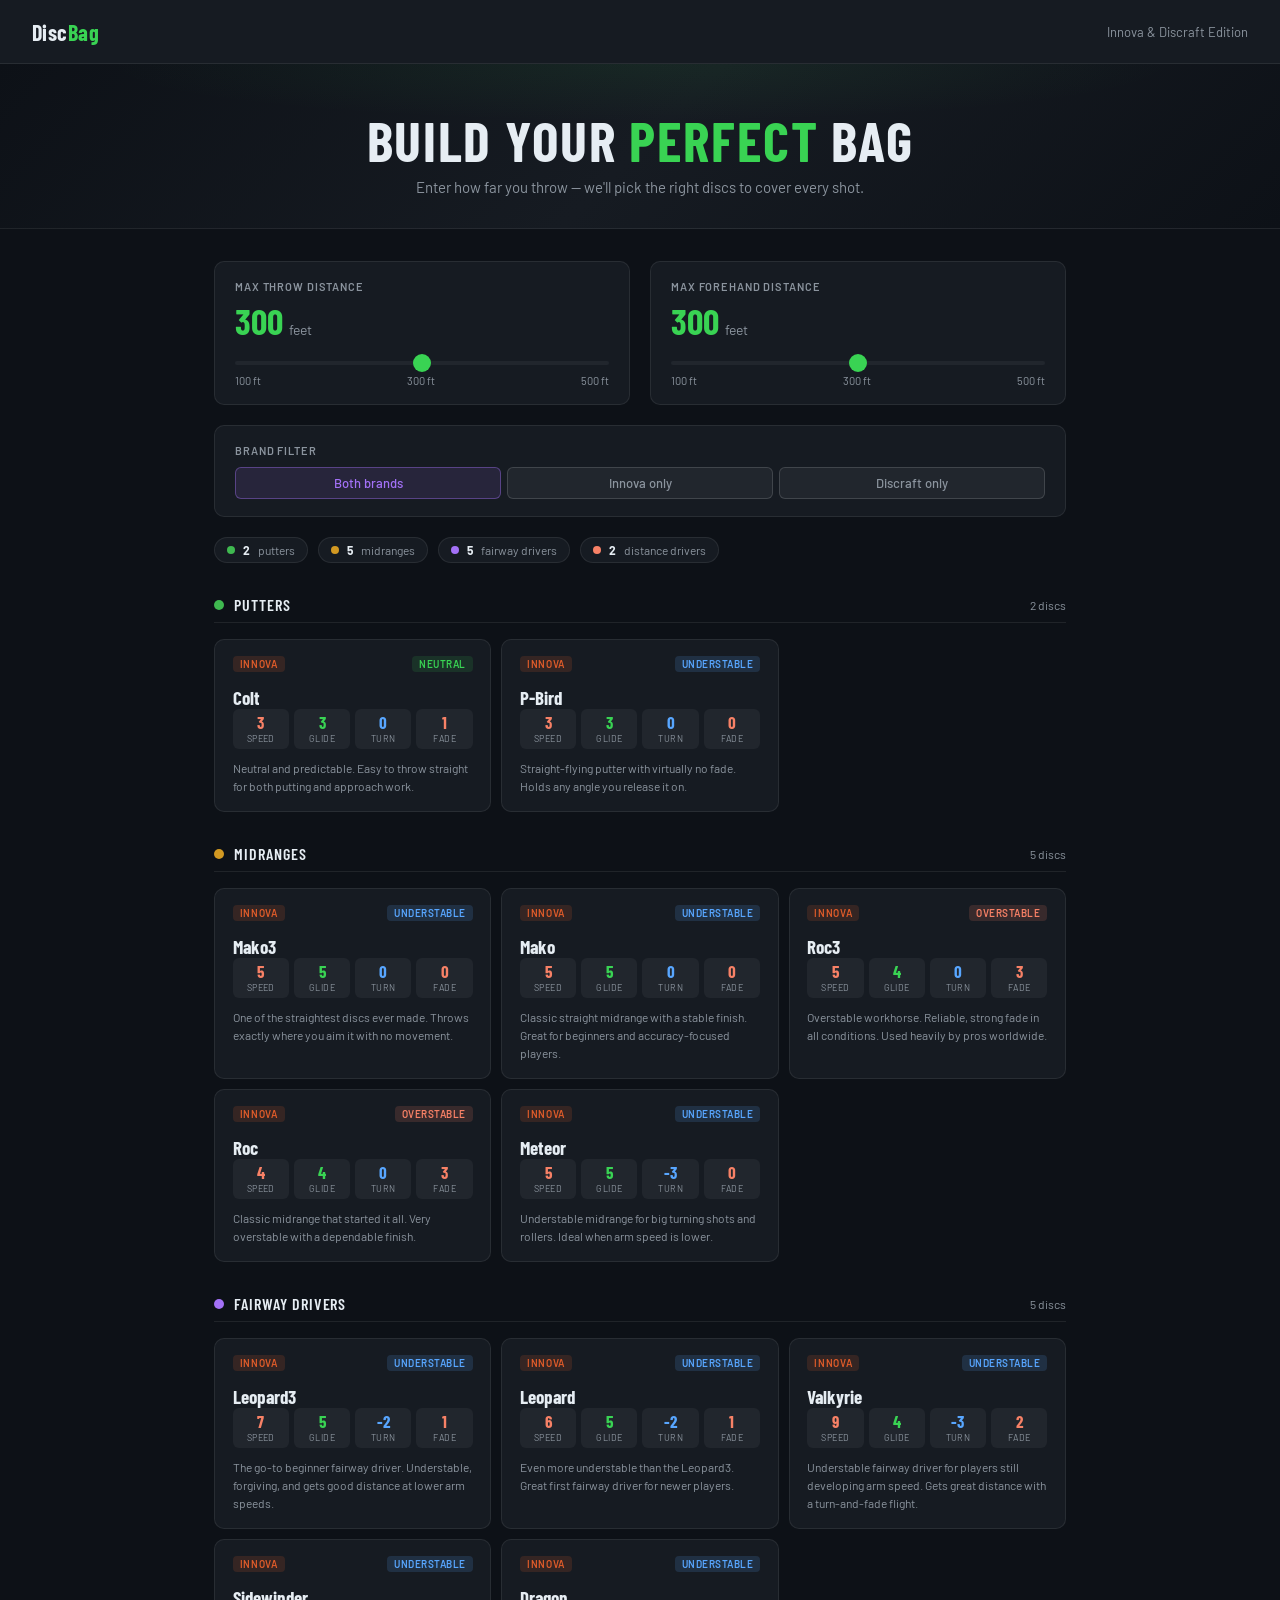
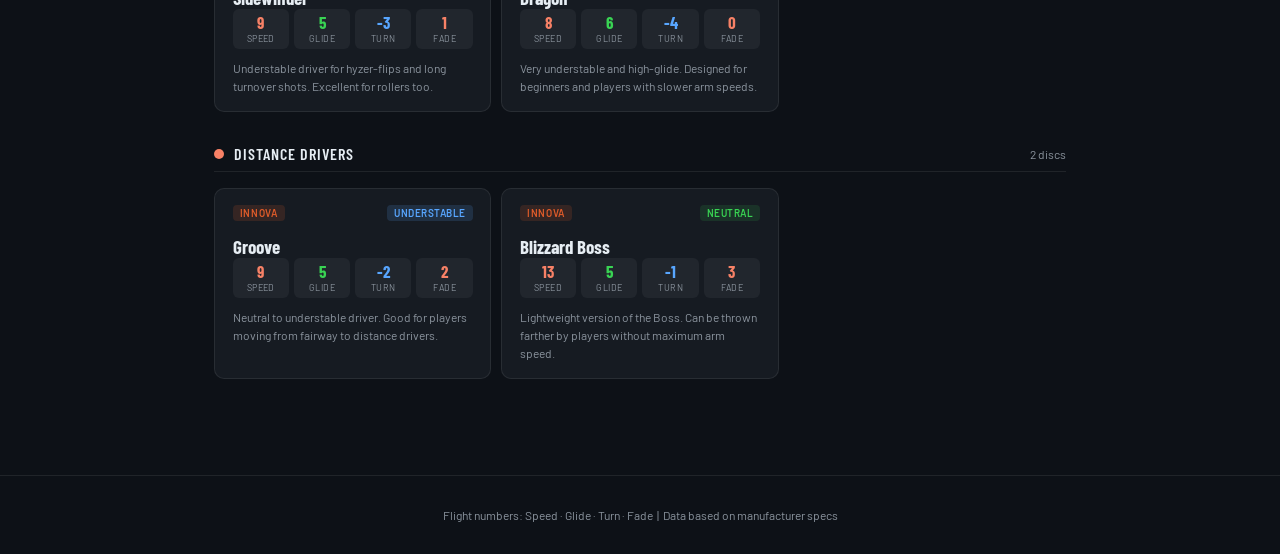
<file: dashboard.html>
<!DOCTYPE html>
<html lang="en">
<head>
  <meta charset="UTF-8" />
  <meta name="viewport" content="width=device-width, initial-scale=1.0" />
  <title>Disc Golf Bag Builder</title>
  <link href="https://fonts.googleapis.com/css2?family=Barlow+Condensed:wght@400;600;700&family=Barlow:wght@400;500;600&display=swap" rel="stylesheet" />
  <style>
    *, *::before, *::after { box-sizing: border-box; margin: 0; padding: 0; }
 
    :root {
      --bg: #0d1117;
      --bg2: #161b22;
      --bg3: #21262d;
      --border: rgba(255,255,255,0.08);
      --border2: rgba(255,255,255,0.14);
      --text: #e6edf3;
      --muted: #8b949e;
      --accent: #39d353;
      --accent2: #58a6ff;
      --innova: #e05c2a;
      --discraft: #58a6ff;
      --putter: #3fb950;
      --midrange: #d29922;
      --fairway: #a371f7;
      --distance: #f78166;
    }
 
    body {
      background: var(--bg);
      color: var(--text);
      font-family: 'Barlow', sans-serif;
      min-height: 100vh;
    }
 
    /* HEADER */
    header {
      background: var(--bg2);
      border-bottom: 1px solid var(--border);
      padding: 0 2rem;
      display: flex;
      align-items: center;
      justify-content: space-between;
      height: 64px;
      position: sticky;
      top: 0;
      z-index: 100;
    }
    .logo {
      font-family: 'Barlow Condensed', sans-serif;
      font-size: 22px;
      font-weight: 700;
      letter-spacing: 0.02em;
      color: var(--text);
    }
    .logo span { color: var(--accent); }
    .header-sub { font-size: 13px; color: var(--muted); }
 
    /* HERO */
    .hero {
      background: linear-gradient(135deg, #0d1117 0%, #161b22 50%, #0d1117 100%);
      padding: 3rem 2rem 2rem;
      text-align: center;
      border-bottom: 1px solid var(--border);
      position: relative;
      overflow: hidden;
    }
    .hero::before {
      content: '';
      position: absolute;
      inset: 0;
      background: radial-gradient(ellipse 60% 50% at 50% 0%, rgba(57,211,83,0.07) 0%, transparent 70%);
      pointer-events: none;
    }
    .hero h1 {
      font-family: 'Barlow Condensed', sans-serif;
      font-size: clamp(2rem, 6vw, 3.5rem);
      font-weight: 700;
      letter-spacing: 0.03em;
      text-transform: uppercase;
      line-height: 1;
      margin-bottom: 10px;
    }
    .hero h1 em { color: var(--accent); font-style: normal; }
    .hero p { font-size: 15px; color: var(--muted); max-width: 480px; margin: 0 auto; }
 
    /* CONTROLS */
    .controls {
      max-width: 900px;
      margin: 0 auto;
      padding: 2rem 1.5rem 0;
    }
    .control-row {
      display: grid;
      grid-template-columns: 1fr 1fr;
      gap: 1.25rem;
      margin-bottom: 1.25rem;
    }
    @media (max-width: 600px) { .control-row { grid-template-columns: 1fr; } }
 
    .control-card {
      background: var(--bg2);
      border: 1px solid var(--border);
      border-radius: 10px;
      padding: 1.1rem 1.25rem;
    }
    .control-card label {
      font-size: 11px;
      font-weight: 600;
      letter-spacing: 0.08em;
      text-transform: uppercase;
      color: var(--muted);
      display: block;
      margin-bottom: 10px;
    }
    .dist-display {
      display: flex;
      align-items: baseline;
      gap: 6px;
      margin-bottom: 10px;
    }
    .dist-display .num {
      font-family: 'Barlow Condensed', sans-serif;
      font-size: 36px;
      font-weight: 700;
      color: var(--accent);
      line-height: 1;
    }
    .dist-display .unit { font-size: 14px; color: var(--muted); }
 
    input[type=range] {
      -webkit-appearance: none;
      width: 100%;
      height: 4px;
      background: var(--bg3);
      border-radius: 2px;
      outline: none;
      cursor: pointer;
    }
    input[type=range]::-webkit-slider-thumb {
      -webkit-appearance: none;
      width: 18px; height: 18px;
      border-radius: 50%;
      background: var(--accent);
      cursor: pointer;
      transition: transform 0.1s;
    }
    input[type=range]::-webkit-slider-thumb:hover { transform: scale(1.2); }
    .range-labels {
      display: flex;
      justify-content: space-between;
      font-size: 11px;
      color: var(--muted);
      margin-top: 6px;
    }
 
    .btn-group { display: flex; flex-direction: column; gap: 6px; }
    .btn-row { display: flex; gap: 6px; }
    .filter-btn {
      flex: 1;
      padding: 7px 10px;
      font-family: 'Barlow', sans-serif;
      font-size: 13px;
      font-weight: 500;
      border-radius: 6px;
      border: 1px solid var(--border2);
      background: var(--bg3);
      color: var(--muted);
      cursor: pointer;
      transition: all 0.15s;
      text-align: center;
    }
    .filter-btn:hover { border-color: rgba(255,255,255,0.25); color: var(--text); }
    .filter-btn.active.skill {
      background: rgba(57,211,83,0.12);
      border-color: rgba(57,211,83,0.4);
      color: var(--accent);
    }
    .filter-btn.active.brand-innova {
      background: rgba(224,92,42,0.12);
      border-color: rgba(224,92,42,0.4);
      color: var(--innova);
    }
    .filter-btn.active.brand-discraft {
      background: rgba(88,166,255,0.12);
      border-color: rgba(88,166,255,0.4);
      color: var(--discraft);
    }
    .filter-btn.active.brand-both {
      background: rgba(163,113,247,0.12);
      border-color: rgba(163,113,247,0.4);
      color: #a371f7;
    }
 
    /* STATS ROW */
    .stats-row {
      display: flex;
      gap: 10px;
      max-width: 900px;
      margin: 1.25rem auto 0;
      padding: 0 1.5rem;
    }
    .stat-pill {
      display: flex;
      align-items: center;
      gap: 8px;
      background: var(--bg2);
      border: 1px solid var(--border);
      border-radius: 20px;
      padding: 5px 12px;
      font-size: 12px;
      color: var(--muted);
    }
    .stat-pill .dot {
      width: 8px; height: 8px;
      border-radius: 50%;
    }
    .stat-pill strong { color: var(--text); }
 
    /* BAG SECTION */
    .bag-section {
      max-width: 900px;
      margin: 0 auto;
      padding: 2rem 1.5rem 4rem;
    }
    .type-group { margin-bottom: 2rem; }
    .type-header {
      display: flex;
      align-items: center;
      gap: 10px;
      margin-bottom: 1rem;
      padding-bottom: 8px;
      border-bottom: 1px solid var(--border);
    }
    .type-dot { width: 10px; height: 10px; border-radius: 50%; }
    .type-title {
      font-family: 'Barlow Condensed', sans-serif;
      font-size: 16px;
      font-weight: 600;
      letter-spacing: 0.06em;
      text-transform: uppercase;
      color: var(--text);
    }
    .type-count { font-size: 12px; color: var(--muted); margin-left: auto; }
 
    .disc-grid {
      display: grid;
      grid-template-columns: repeat(auto-fill, minmax(240px, 1fr));
      gap: 10px;
    }
    .disc-card {
      background: var(--bg2);
      border: 1px solid var(--border);
      border-radius: 10px;
      padding: 1rem 1.1rem;
      transition: border-color 0.2s, transform 0.15s;
      cursor: default;
    }
    .disc-card:hover { border-color: var(--border2); transform: translateY(-1px); }
 
    .card-top {
      display: flex;
      align-items: flex-start;
      justify-content: space-between;
      margin-bottom: 8px;
    }
    .brand-badge {
      font-size: 10px;
      font-weight: 600;
      letter-spacing: 0.07em;
      text-transform: uppercase;
      padding: 2px 7px;
      border-radius: 4px;
    }
    .brand-badge.innova { background: rgba(224,92,42,0.15); color: var(--innova); }
    .brand-badge.discraft { background: rgba(88,166,255,0.15); color: var(--discraft); }
 
    .disc-name {
      font-family: 'Barlow Condensed', sans-serif;
      font-size: 19px;
      font-weight: 700;
      color: var(--text);
      line-height: 1;
      margin-bottom: 2px;
    }
 
    .flight-row {
      display: grid;
      grid-template-columns: repeat(4, 1fr);
      gap: 5px;
      margin-bottom: 10px;
    }
    .fnum {
      background: var(--bg3);
      border-radius: 6px;
      padding: 5px 4px;
      text-align: center;
    }
    .fnum .v {
      font-family: 'Barlow Condensed', sans-serif;
      font-size: 17px;
      font-weight: 700;
      display: block;
      line-height: 1;
    }
    .fnum .l {
      font-size: 9px;
      color: var(--muted);
      text-transform: uppercase;
      letter-spacing: 0.05em;
      display: block;
      margin-top: 2px;
    }
    .fnum.spd .v { color: var(--distance); }
    .fnum.gli .v { color: var(--accent); }
    .fnum.trn .v { color: var(--accent2); }
    .fnum.fad .v { color: #f78166; }
 
    .disc-desc { font-size: 12px; color: var(--muted); line-height: 1.5; }
 
    .stability-tag {
      display: inline-block;
      font-size: 10px;
      font-weight: 600;
      letter-spacing: 0.05em;
      text-transform: uppercase;
      padding: 2px 7px;
      border-radius: 4px;
      margin-bottom: 8px;
    }
    .stability-tag.overstable { background: rgba(247,129,102,0.15); color: #f78166; }
    .stability-tag.understable { background: rgba(88,166,255,0.15); color: var(--accent2); }
    .stability-tag.neutral { background: rgba(57,211,83,0.12); color: var(--accent); }
 
    .empty-state {
      text-align: center;
      padding: 3rem;
      color: var(--muted);
    }
    .empty-state p { font-size: 14px; margin-top: 8px; }
 
    /* TIP BAR */
    .tip-bar {
      background: rgba(57,211,83,0.06);
      border: 1px solid rgba(57,211,83,0.15);
      border-radius: 8px;
      padding: 10px 14px;
      font-size: 13px;
      color: #8bc8a0;
      margin-bottom: 1.5rem;
      line-height: 1.5;
    }
    .tip-bar strong { color: var(--accent); }
 
    footer {
      text-align: center;
      padding: 2rem;
      font-size: 12px;
      color: var(--muted);
      border-top: 1px solid var(--border);
    }
  </style>
</head>
<body>
 
<header>
  <div class="logo">Disc<span>Bag</span></div>
  <div class="header-sub">Innova &amp; Discraft Edition</div>
</header>
 
<div class="hero">
  <h1>Build Your <em>Perfect</em> Bag</h1>
  <p>Enter how far you throw — we'll pick the right discs to cover every shot.</p>
</div>
 
<div class="controls">
  <div class="control-row">
    <div class="control-card">
      <label>Max throw distance</label>
      <div class="dist-display">
        <span class="num" id="dist-out">300</span>
        <span class="unit">feet</span>
      </div>
      <input type="range" id="dist-slider" min="100" max="500" step="10" value="300" />
      <div class="range-labels"><span>100 ft</span><span>300 ft</span><span>500 ft</span></div>
    </div>
    <div class="control-card">
      <label>Max forehand distance</label>
      <div class="dist-display">
        <span class="num" id="forehand-out">300</span>
        <span class="unit">feet</span>
      </div>
      <input type="range" id="forehand-slider" min="100" max="500" step="10" value="300" />
      <div class="range-labels"><span>100 ft</span><span>300 ft</span><span>500 ft</span></div>
    </div>
  </div>
 
  <div class="control-card" style="margin-bottom:0">
    <label>Brand filter</label>
    <div class="btn-row">
      <button class="filter-btn active brand-both" data-brand="both">Both brands</button>
      <button class="filter-btn brand-innova" data-brand="innova">Innova only</button>
      <button class="filter-btn brand-discraft" data-brand="discraft">Discraft only</button>
    </div>
  </div>
</div>
 
<div class="stats-row" id="stats-row"></div>
 
<div class="bag-section">
  <div id="bag-output"></div>
</div>
 
<footer>Flight numbers: Speed · Glide · Turn · Fade &nbsp;|&nbsp; Data based on manufacturer specs</footer>
 
<script>
const DISCS = [
  // ── PUTTERS ──
  { brand:"innova", type:"putter", name:"Aviar", speed:2, glide:3, turn:0, fade:1, minDist:0, maxDist:500, maxForehand:320, desc:"The most popular putter ever made. Dependable, consistent, and forgiving in all conditions." },
  { brand:"innova", type:"putter", name:"AviarX3", speed:2, glide:3, turn:0, fade:1, minDist:0, maxDist:500, maxForehand:320, desc:"Modern Aviar profile with a deeper rim and premium plastic for a confident feel." },
  { brand:"innova", type:"putter", name:"AviarX5", speed:2, glide:3, turn:0, fade:1, minDist:0, maxDist:500, maxForehand:320, desc:"A slightly beefier Aviar with more fade for controlled approaches and windy putts." },
  { brand:"innova", type:"putter", name:"KC Pro Aviar", speed:2, glide:3, turn:0, fade:1, minDist:0, maxDist:500, maxForehand:320, desc:"Slightly beadless version of the Aviar with a tackier grip. Preferred by many pros for putts." },
  { brand:"innova", type:"putter", name:"Birdie", speed:2, glide:3, turn:0, fade:1, minDist:0, maxDist:300, maxForehand:200, desc:"Slightly softer than the Aviar. Excellent first putter for beginners learning to putt." },
  { brand:"innova", type:"putter", name:"Colt", speed:3, glide:3, turn:0, fade:1, minDist:0, maxDist:400, maxForehand:260, desc:"Neutral and predictable. Easy to throw straight for both putting and approach work." },
  { brand:"innova", type:"putter", name:"Rhyno", speed:2, glide:1, turn:0, fade:3, minDist:0, maxDist:400, maxForehand:260, desc:"Very overstable putter. Excellent in headwinds and for hard fade approach shots." },
  { brand:"innova", type:"putter", name:"JK Pro Aviar", speed:2, glide:3, turn:0, fade:1, minDist:0, maxDist:500, maxForehand:320, desc:"Tour-proven version of the Aviar used on the professional circuit." },
  { brand:"innova", type:"putter", name:"P-Bird", speed:3, glide:3, turn:0, fade:0, minDist:0, maxDist:400, maxForehand:260, desc:"Straight-flying putter with virtually no fade. Holds any angle you release it on." },
  { brand:"discraft", type:"putter", name:"Luna", speed:3, glide:3, turn:0, fade:0, minDist:0, maxDist:500, maxForehand:320, desc:"Paul McBeth's signature putter. Straight-flying, comfortable grip, holds any line perfectly." },
  { brand:"discraft", type:"putter", name:"Banger GT", speed:2, glide:3, turn:0, fade:1, minDist:0, maxDist:400, maxForehand:260, desc:"Beaded putter with a comfortable grip and predictable flight. Great for straddle putts." },
  { brand:"discraft", type:"putter", name:"Zone", speed:4, glide:3, turn:0, fade:3, minDist:0, maxDist:400, maxForehand:260, desc:"One of the most popular overstable approach discs ever. A must-have for tight fairways and headwinds." },
  { brand:"discraft", type:"putter", name:"Fierce", speed:3, glide:3, turn:0, fade:1, minDist:0, maxDist:350, maxForehand:230, desc:"Paige Pierce's signature disc. Comfortable in the hand and great for beginners learning approach shots." },
  { brand:"discraft", type:"putter", name:"Roach", speed:2, glide:3, turn:0, fade:1, minDist:0, maxDist:400, maxForehand:260, desc:"Neutral, reliable putter. Easy to throw straight with minimal dome — a popular choice at all skill levels." },
  { brand:"discraft", type:"putter", name:"Wasp", speed:4, glide:3, turn:0, fade:3, minDist:100, maxDist:450, maxForehand:290, desc:"Overstable approach putter that finishes hard left. Great alternative to the Zone." },
  { brand:"discraft", type:"putter", name:"Challenger", speed:2, glide:3, turn:0, fade:1, minDist:0, maxDist:400, maxForehand:260, desc:"Simple, neutral putter. Very popular for recreational and beginner players wanting reliability." },
  { brand:"discraft", type:"putter", name:"Magnet", speed:2, glide:5, turn:0, fade:1, minDist:0, maxDist:350, maxForehand:230, desc:"High-glide putter that floats to the basket. Good for distance putting on shorter holes." },
 
  // ── MIDRANGES ──
  { brand:"innova", type:"midrange", name:"Mako3", speed:5, glide:5, turn:0, fade:0, minDist:150, maxDist:350, maxForehand:230, desc:"One of the straightest discs ever made. Throws exactly where you aim it with no movement." },
  { brand:"innova", type:"midrange", name:"Mako", speed:5, glide:5, turn:0, fade:0, minDist:150, maxDist:350, maxForehand:230, desc:"Classic straight midrange with a stable finish. Great for beginners and accuracy-focused players." },
  { brand:"innova", type:"midrange", name:"Roc3", speed:5, glide:4, turn:0, fade:3, minDist:200, maxDist:500, maxForehand:320, desc:"Overstable workhorse. Reliable, strong fade in all conditions. Used heavily by pros worldwide." },
  { brand:"innova", type:"midrange", name:"Roc", speed:4, glide:4, turn:0, fade:3, minDist:150, maxDist:450, maxForehand:290, desc:"Classic midrange that started it all. Very overstable with a dependable finish." },
  { brand:"innova", type:"midrange", name:"Meteor", speed:5, glide:5, turn:-3, fade:0, minDist:150, maxDist:350, maxForehand:230, desc:"Understable midrange for big turning shots and rollers. Ideal when arm speed is lower." },
  { brand:"innova", type:"midrange", name:"Stingray", speed:4, glide:6, turn:-3, fade:0, minDist:150, maxDist:300, maxForehand:200, desc:"Very understable and high-glide. Great for beginners who need a disc that turns and glides." },
  { brand:"innova", type:"midrange", name:"Rat", speed:5, glide:4, turn:0, fade:2, minDist:200, maxDist:400, maxForehand:260, desc:"Slightly overstable midrange. Finishes left reliably without being too stiff in the wind." },
  { brand:"innova", type:"midrange", name:"Atlas", speed:5, glide:5, turn:-1, fade:2, minDist:200, maxDist:400, maxForehand:260, desc:"Slightly understable with a mild fade. Versatile midrange that holds straight lines well." },
  { brand:"innova", type:"midrange", name:"Wolf", speed:5, glide:5, turn:-2, fade:1, minDist:150, maxDist:350, maxForehand:230, desc:"Understable disc that works great for hyzer-flip shots and turnover lines." },
  { brand:"innova", type:"midrange", name:"Pig", speed:3, glide:1, turn:0, fade:3, minDist:150, maxDist:500, maxForehand:320, desc:"Extremely overstable utility disc. Used for controlled approach shots and punch throws in tight spaces." },
  { brand:"discraft", type:"midrange", name:"Buzzz", speed:5, glide:4, turn:-1, fade:1, minDist:150, maxDist:450, maxForehand:290, desc:"The most popular midrange disc in the world. Consistent, straight flight used by players at every level." },
  { brand:"discraft", type:"midrange", name:"Buzzz OS", speed:5, glide:4, turn:0, fade:3, minDist:200, maxDist:500, maxForehand:320, desc:"Overstable version of the Buzzz. Strong finishing fade, wind-resistant, reliable in all conditions." },
  { brand:"discraft", type:"midrange", name:"Comet", speed:4, glide:5, turn:-2, fade:1, minDist:150, maxDist:350, maxForehand:230, desc:"Understable midrange with lots of glide. Great for turnover shots and hyzer-flips." },
  { brand:"discraft", type:"midrange", name:"Drone", speed:3, glide:2, turn:0, fade:4, minDist:150, maxDist:500, maxForehand:320, desc:"One of the most overstable midranges available. Used for headwind shots and maximum fade control." },
  { brand:"discraft", type:"midrange", name:"Mantis", speed:6, glide:4, turn:-1, fade:2, minDist:200, maxDist:420, maxForehand:270, desc:"Slightly faster midrange that bridges the gap to fairway drivers. Reliable, slightly understable." },
  { brand:"discraft", type:"midrange", name:"Meteor", speed:5, glide:5, turn:-3, fade:1, minDist:150, maxDist:350, maxForehand:230, desc:"Understable midrange that turns and glides. Excellent for hyzer-flips and turnover shots." },
  { brand:"discraft", type:"midrange", name:"Sol", speed:4, glide:5, turn:-2, fade:1, minDist:150, maxDist:320, maxForehand:210, desc:"Very high glide, understable disc. Floats beautifully for beginners learning disc control." },
  { brand:"discraft", type:"midrange", name:"Quake", speed:5, glide:4, turn:0, fade:2, minDist:200, maxDist:420, maxForehand:270, desc:"Neutral to slightly overstable midrange. Good all-around choice when you need a bit of fade." },
 
  // ── FAIRWAY DRIVERS ──
  { brand:"innova", type:"fairway", name:"Leopard3", speed:7, glide:5, turn:-2, fade:1, minDist:200, maxDist:360, maxForehand:230, desc:"The go-to beginner fairway driver. Understable, forgiving, and gets good distance at lower arm speeds." },
  { brand:"innova", type:"fairway", name:"Leopard", speed:6, glide:5, turn:-2, fade:1, minDist:150, maxDist:330, maxForehand:210, desc:"Even more understable than the Leopard3. Great first fairway driver for newer players." },
  { brand:"innova", type:"fairway", name:"Teebird", speed:7, glide:5, turn:0, fade:2, minDist:280, maxDist:480, maxForehand:310, desc:"A legendary accuracy fairway driver. Straight with a dependable fade used by pros for decades." },
  { brand:"innova", type:"fairway", name:"Teebird3", speed:7, glide:4, turn:0, fade:3, minDist:280, maxDist:480, maxForehand:310, desc:"More overstable version of the Teebird. Reliable in headwinds and for forehand approach shots." },
  { brand:"innova", type:"fairway", name:"Firebird", speed:9, glide:3, turn:0, fade:4, minDist:300, maxDist:500, maxForehand:320, desc:"Very overstable driver. Excellent for forehand shots, hard fades, and fighting headwinds at distance." },
  { brand:"innova", type:"fairway", name:"Valkyrie", speed:9, glide:4, turn:-3, fade:2, minDist:250, maxDist:400, maxForehand:260, desc:"Understable fairway driver for players still developing arm speed. Gets great distance with a turn-and-fade flight." },
  { brand:"innova", type:"fairway", name:"Sidewinder", speed:9, glide:5, turn:-3, fade:1, minDist:250, maxDist:420, maxForehand:270, desc:"Understable driver for hyzer-flips and long turnover shots. Excellent for rollers too." },
  { brand:"innova", type:"fairway", name:"Thunderbird", speed:9, glide:5, turn:0, fade:2, minDist:280, maxDist:480, maxForehand:310, desc:"Slightly faster and higher glide than the Teebird. Straight with a reliable left finish." },
  { brand:"innova", type:"fairway", name:"Phantom", speed:9, glide:4, turn:0, fade:3, minDist:300, maxDist:500, maxForehand:320, desc:"Overstable fairway driver with a consistent finish. Good for forehand lines and headwinds." },
  { brand:"innova", type:"fairway", name:"Dragon", speed:8, glide:6, turn:-4, fade:0, minDist:150, maxDist:320, maxForehand:210, desc:"Very understable and high-glide. Designed for beginners and players with slower arm speeds." },
  { brand:"innova", type:"fairway", name:"Kite", speed:8, glide:5, turn:-2, fade:2, minDist:250, maxDist:430, maxForehand:280, desc:"Neutral fairway driver with a mild turn and consistent fade. Good all-around workhorse." },
  { brand:"innova", type:"fairway", name:"Shark", speed:7, glide:4, turn:-1, fade:2, minDist:180, maxDist:420, maxForehand:270, desc:"Straight-flying fairway with a reliable finish. A good control driver for tighter lines." },
  { brand:"discraft", type:"fairway", name:"Undertaker", speed:9, glide:5, turn:-1, fade:2, minDist:270, maxDist:460, maxForehand:300, desc:"Paul McBeth's signature driver. Neutral to slight understable — versatile and trusted by pros." },
  { brand:"discraft", type:"fairway", name:"Surge SS", speed:9, glide:5, turn:-3, fade:1, minDist:230, maxDist:400, maxForehand:260, desc:"Understable fairway driver that helps players get more distance. Good for hyzer-flip shots." },
  { brand:"discraft", type:"fairway", name:"Nuke OS", speed:13, glide:4, turn:0, fade:4, minDist:340, maxDist:500, maxForehand:320, desc:"Extremely overstable. Used for headwinds, forehand hyzers, and power throwers only." },
  { brand:"discraft", type:"fairway", name:"Escape", speed:9, glide:5, turn:-1, fade:2, minDist:270, maxDist:460, maxForehand:300, desc:"Neutral fairway driver that can flex or flip depending on angle. A versatile all-conditions disc." },
  { brand:"discraft", type:"fairway", name:"Raptor", speed:9, glide:5, turn:0, fade:3, minDist:300, maxDist:480, maxForehand:310, desc:"Overstable fairway driver. Strong fade and wind resistance. Good for forehand throws." },
  { brand:"discraft", type:"fairway", name:"Stalker", speed:7, glide:5, turn:-1, fade:2, minDist:250, maxDist:430, maxForehand:280, desc:"Neutral fairway driver with a slight turn and consistent finish. Reliable in most conditions." },
  { brand:"discraft", type:"fairway", name:"Flick", speed:7, glide:3, turn:1, fade:4, minDist:280, maxDist:500, maxForehand:320, desc:"Uniquely overstable disc with a positive turn. Excellent forehand disc that fights hard to the left." },
  { brand:"discraft", type:"fairway", name:"Heat", speed:9, glide:6, turn:-3, fade:1, minDist:220, maxDist:390, maxForehand:250, desc:"High-glide understable driver. Great for beginners who need a disc that gets airborne easily." },
  { brand:"discraft", type:"fairway", name:"Stryker", speed:10, glide:5, turn:-2, fade:1, minDist:250, maxDist:420, maxForehand:270, desc:"Speed 10 fairway driver with a friendly turn. Good for controlled distance and shaped lines." },
 
  // ── DISTANCE DRIVERS ──
  { brand:"innova", type:"distance", name:"Boss", speed:13, glide:5, turn:-1, fade:3, minDist:360, maxDist:500, maxForehand:320, desc:"Maximum distance driver for big arms. Slightly understable for hyzer-flip power shots." },
  { brand:"innova", type:"distance", name:"Destroyer", speed:12, glide:5, turn:-1, fade:3, minDist:340, maxDist:500, maxForehand:320, desc:"The world's best-selling distance driver. Versatile, dependable, and used at every level of pro play." },
  { brand:"innova", type:"distance", name:"Wraith", speed:11, glide:5, turn:-1, fade:3, minDist:300, maxDist:500, maxForehand:320, desc:"Slightly slower and slightly more understable than the Destroyer. Good for controlled big distance." },
  { brand:"innova", type:"distance", name:"Shryke", speed:13, glide:6, turn:-2, fade:2, minDist:350, maxDist:500, maxForehand:320, desc:"High-glide distance disc with a gentle turn. Great for hyzer-flip lines on long open holes." },
  { brand:"innova", type:"distance", name:"Tern", speed:12, glide:6, turn:-3, fade:2, minDist:300, maxDist:500, maxForehand:320, desc:"Understable high-glide driver. Excellent for big turnover shots and rollers at high speed." },
  { brand:"innova", type:"distance", name:"Katana", speed:13, glide:5, turn:-3, fade:3, minDist:350, maxDist:500, maxForehand:320, desc:"Extremely understable at high speed. Hyzer-flips into a huge right-turning shot before fading back." },
  { brand:"innova", type:"distance", name:"Colossus", speed:11, glide:6, turn:-3, fade:1, minDist:280, maxDist:480, maxForehand:310, desc:"Understable distance driver for players building arm speed. Lots of glide, gentle turn and fade." },
  { brand:"innova", type:"distance", name:"Groove", speed:9, glide:5, turn:-2, fade:2, minDist:250, maxDist:420, maxForehand:270, desc:"Neutral to understable driver. Good for players moving from fairway to distance drivers." },
  { brand:"innova", type:"distance", name:"Mystere", speed:11, glide:6, turn:-2, fade:2, minDist:300, maxDist:480, maxForehand:310, desc:"High-glide understable distance disc. Excellent in tailwinds for maximum distance shots." },
  { brand:"innova", type:"distance", name:"Corvette", speed:15, glide:5, turn:-2, fade:2, minDist:400, maxDist:500, maxForehand:320, desc:"One of the fastest discs Innova makes. Only for professional-level arm speeds." },
  { brand:"innova", type:"distance", name:"Blizzard Boss", speed:13, glide:5, turn:-1, fade:3, minDist:250, maxDist:500, maxForehand:320, desc:"Lightweight version of the Boss. Can be thrown farther by players without maximum arm speed." },
  { brand:"innova", type:"distance", name:"Nova", speed:12, glide:4, turn:-2, fade:3, minDist:300, maxDist:500, maxForehand:320, desc:"Fast and understable distance driver with excellent glide. Great for rollers and long turnover shots." },
  { brand:"discraft", type:"distance", name:"Nuke", speed:13, glide:5, turn:-1, fade:3, minDist:350, maxDist:500, maxForehand:320, desc:"One of Discraft's flagship distance drivers. Straight with a reliable power fade — extremely popular on tour." },
  { brand:"discraft", type:"distance", name:"Zeus", speed:12, glide:5, turn:-1, fade:3, minDist:340, maxDist:500, maxForehand:320, desc:"Paul McBeth's signature distance driver. Dependable, versatile, and widely used by touring pros." },
  { brand:"discraft", type:"distance", name:"Surge", speed:10, glide:5, turn:-2, fade:2, minDist:290, maxDist:470, maxForehand:310, desc:"Slightly understable distance driver. Great for controlled shots needing distance with a gentle turn." },
  { brand:"discraft", type:"distance", name:"Force", speed:11, glide:5, turn:0, fade:3, minDist:320, maxDist:500, maxForehand:320, desc:"Very overstable distance driver. Strong fade, headwind fighter, and a forehand workhorse." },
  { brand:"discraft", type:"distance", name:"Hades", speed:12, glide:6, turn:-3, fade:2, minDist:320, maxDist:500, maxForehand:320, desc:"Paul McBeth's high-glide understable driver. Big hyzer-flips and maximum distance in good conditions." },
  { brand:"discraft", type:"distance", name:"Crank SS", speed:13, glide:5, turn:-2, fade:2, minDist:320, maxDist:500, maxForehand:320, desc:"Understable distance driver for power throwers. Wide range of shots including hyzer-flip and roller." },
  { brand:"discraft", type:"distance", name:"Avenger SS", speed:10, glide:5, turn:-3, fade:1, minDist:260, maxDist:430, maxForehand:280, desc:"Very understable distance driver. Great for players developing arm speed who want a turning shot." },
  { brand:"discraft", type:"distance", name:"Thrasher", speed:12, glide:5, turn:-3, fade:2, minDist:320, maxDist:500, maxForehand:320, desc:"Big understable driver. Used by power throwers for maximum distance hyzer-flip shots." },
  { brand:"discraft", type:"distance", name:"Nuke SS", speed:13, glide:5, turn:-2, fade:2, minDist:320, maxDist:500, maxForehand:320, desc:"Slightly understable Nuke. Better for players who want distance without maximum overstability." },
  { brand:"discraft", type:"distance", name:"Flash", speed:11, glide:6, turn:-2, fade:2, minDist:300, maxDist:480, maxForehand:310, desc:"High-glide distance disc with a gentle turn. Good for longer holes in calm conditions." },
  { brand:"discraft", type:"distance", name:"Cyclone", speed:12, glide:5, turn:-1, fade:3, minDist:330, maxDist:500, maxForehand:320, desc:"Stable distance driver with a reliable fade. Great for big hyzer lines and wind-fighting throws." },
];
 
const TYPE_ORDER = ["putter","midrange","fairway","distance"];
const TYPE_LABEL = { putter:"Putters", midrange:"Midranges", fairway:"Fairway Drivers", distance:"Distance Drivers" };
const TYPE_COLOR = { putter:"var(--putter)", midrange:"var(--midrange)", fairway:"var(--fairway)", distance:"var(--distance)" };
 
function getStability(turn, fade) {
  const val = turn + fade;
  if (val >= 3) return { label: "overstable", class: "overstable" };
  if (val <= 0) return { label: "understable", class: "understable" };
  return { label: "neutral", class: "neutral" };
}
 
let dist = 250, forehandDist = 150, brand = "both";
 
function getBag() {
  // Filter eligible discs by distance
  const eligible = DISCS.filter(d =>
    dist >= d.minDist &&
    dist <= d.maxDist + 30 &&
    forehandDist <= d.maxForehand + 30 &&
    (brand === "both" || d.brand === brand)
  );
  
  // Separate by type
  const putters = eligible.filter(d => d.type === "putter" && d.speed >= 3);
  const midranges = eligible.filter(d => d.type === "midrange");
  const fairways = eligible.filter(d => d.type === "fairway");
  const distances = eligible.filter(d => d.type === "distance");
  
  // Curated 18-disc bag: 2 throwing putters, 5 midranges, 5 fairway drivers, 6 distance drivers
  const bag = [
    ...putters.slice(0, 2),
    ...midranges.slice(0, 5),
    ...fairways.slice(0, 5),
    ...distances.slice(0, 6)
  ];
  
  return bag;
}
 
function render() {
  const bag = getBag();
  const output = document.getElementById("bag-output");
  const statsRow = document.getElementById("stats-row");
 
  // Stats
  const counts = { putter:0, midrange:0, fairway:0, distance:0 };
  bag.forEach(d => counts[d.type]++);
  const dotColors = { putter:"var(--putter)", midrange:"var(--midrange)", fairway:"var(--fairway)", distance:"var(--distance)" };
  statsRow.innerHTML = Object.entries(counts).map(([type, count]) =>
    count > 0 ? `<div class="stat-pill"><div class="dot" style="background:${dotColors[type]}"></div><strong>${count}</strong> ${TYPE_LABEL[type].toLowerCase()}</div>` : ''
  ).join('');
 
  if (bag.length === 0) {
    output.innerHTML = '<div class="empty-state"><div style="font-size:2rem">🥏</div><p>No suitable discs found for your throwing capability. Try increasing your distance range.</p></div>';
    return;
  }
 
  output.innerHTML = TYPE_ORDER.map(type => {
    const discs = bag.filter(d => d.type === type);
    if (!discs.length) return '';
    return `
      <div class="type-group">
        <div class="type-header">
          <div class="type-dot" style="background:${TYPE_COLOR[type]}"></div>
          <span class="type-title">${TYPE_LABEL[type]}</span>
          <span class="type-count">${discs.length} disc${discs.length !== 1 ? 's' : ''}</span>
        </div>
        <div class="disc-grid">
          ${discs.map(d => {
            const stab = getStability(d.turn, d.fade);
            const fadeVal = d.fade !== undefined ? d.fade : (d.fare || 1);
            return `
              <div class="disc-card">
                <div class="card-top">
                  <span class="brand-badge ${d.brand}">${d.brand === 'innova' ? 'Innova' : 'Discraft'}</span>
                  <span class="stability-tag ${stab.class}">${stab.label}</span>
                </div>
                <div class="disc-name">${d.name}</div>
                <div class="flight-row">
                  <div class="fnum spd"><span class="v">${d.speed}</span><span class="l">Speed</span></div>
                  <div class="fnum gli"><span class="v">${d.glide}</span><span class="l">Glide</span></div>
                  <div class="fnum trn"><span class="v">${d.turn}</span><span class="l">Turn</span></div>
                  <div class="fnum fad"><span class="v">${fadeVal}</span><span class="l">Fade</span></div>
                </div>
                <div class="disc-desc">${d.desc}</div>
              </div>`;
          }).join('')}
        </div>
      </div>
    `;
  }).join('');
}
 
// Sliders
document.getElementById("dist-slider").addEventListener("input", e => {
  dist = parseInt(e.target.value);
  document.getElementById("dist-out").textContent = dist;
  render();
});

document.getElementById("forehand-slider").addEventListener("input", e => {
  forehandDist = parseInt(e.target.value);
  document.getElementById("forehand-out").textContent = forehandDist;
  render();
});
 
// Brand buttons

document.querySelectorAll("[data-brand]").forEach(btn => {
  btn.addEventListener("click", () => {
    document.querySelectorAll("[data-brand]").forEach(b => b.classList.remove("active","brand-innova","brand-discraft","brand-both"));
    brand = btn.dataset.brand;
    btn.classList.add("active");
    if (brand === "innova") btn.classList.add("brand-innova");
    else if (brand === "discraft") btn.classList.add("brand-discraft");
    else btn.classList.add("brand-both");
    render();
  });
});
 
render();
</script>
</body>
</html>
</file>
